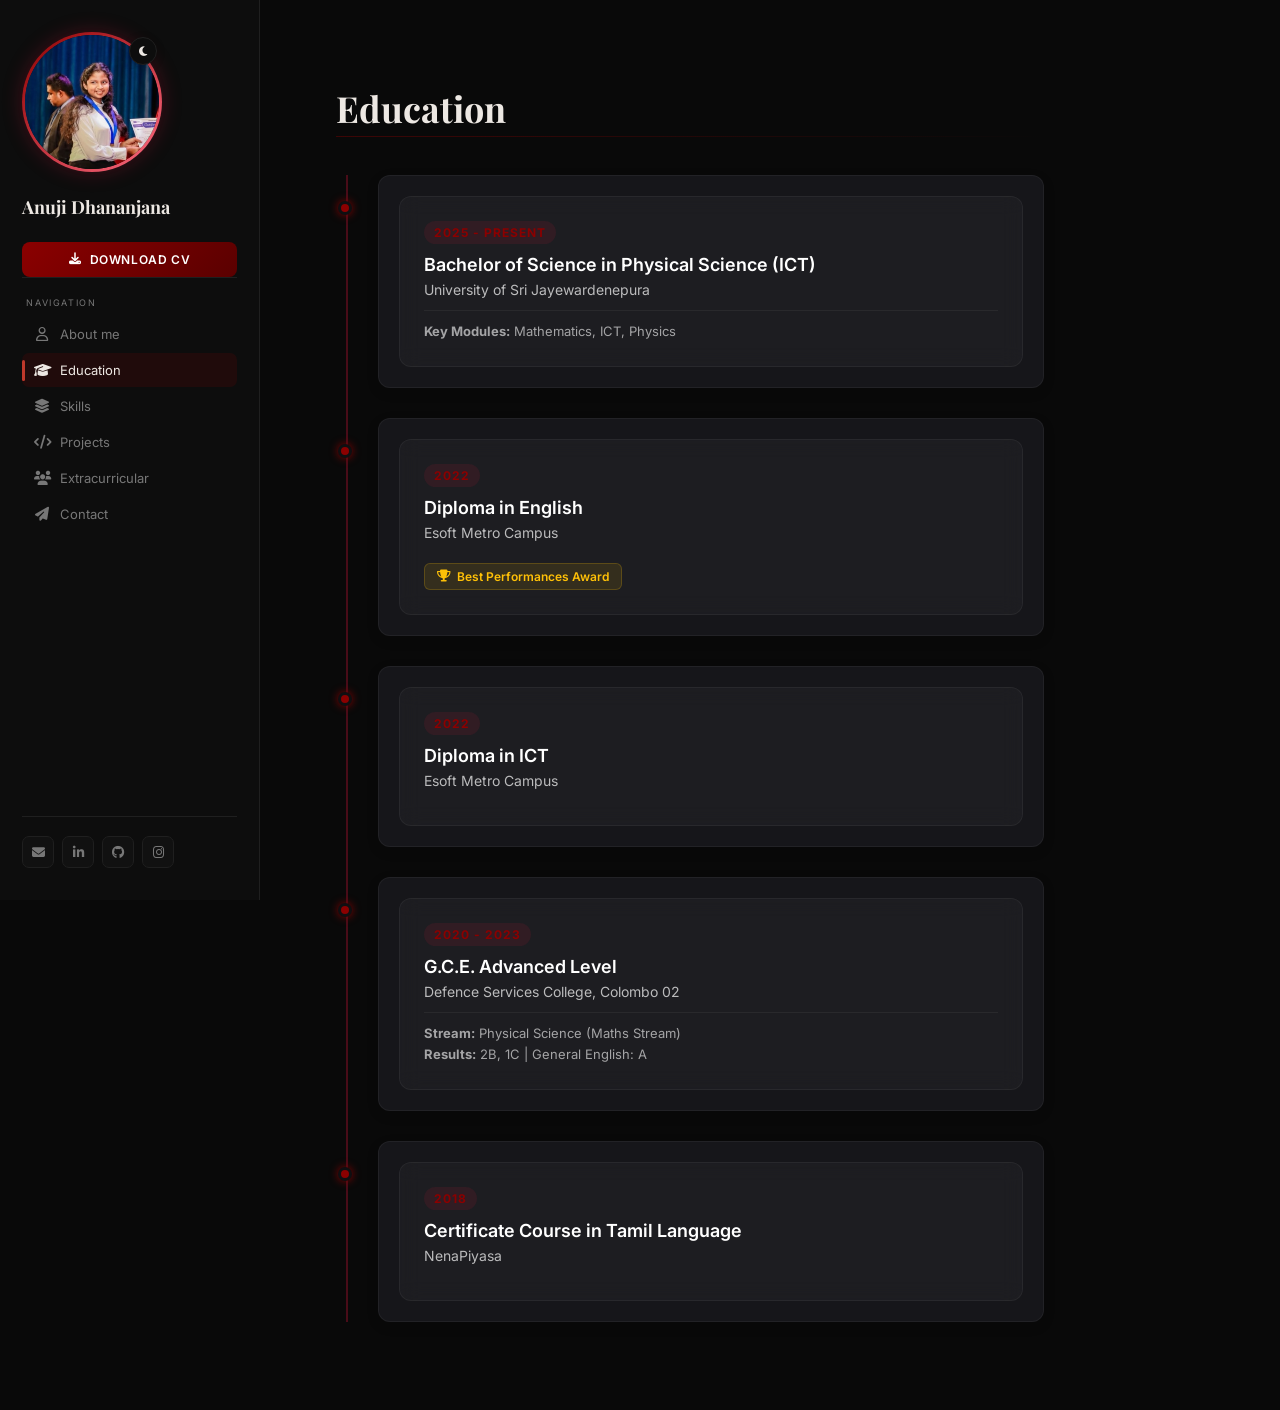
<file: education.html>
<!DOCTYPE html>
<html lang="en">
<head>
  <meta charset="UTF-8" />
  <meta name="viewport" content="width=device-width, initial-scale=1.0"/>
  <title>Education | Anuji Dhananjana</title>
  <link href="https://fonts.googleapis.com/css2?family=Playfair+Display:ital,wght@0,400;0,700;1,400&family=Inter:wght@300;400;500;600&display=swap" rel="stylesheet"/>
  <link rel="stylesheet" href="https://cdnjs.cloudflare.com/ajax/libs/font-awesome/6.5.0/css/all.min.css"/>
  <link rel="stylesheet" href="style.css" />
</head>
<body>

  <!-- Sidebar Component (හැම පිටුවකම එකම විදිහට තියෙනවා) -->
  <aside class="sidebar"></aside>

  <!-- Main Content Area -->
  <main>
    <section id="education" class="education-section">
      <h2 class="section-title">Education</h2>
      <div class="divider"></div> <!-- Divider එකක් අවශ්‍ය නම් විතරක් තියාගන්න -->
      
      <div class="education-timeline">
        
        <!-- University Section -->
        <div class="education-item">
          <div class="education-dot"></div>
          <div class="education-content">
            <span class="education-date">2025 - Present</span>
            <h3>Bachelor of Science in Physical Science (ICT)</h3>
            <h4>University of Sri Jayewardenepura</h4>
            <div class="education-details">
              <strong>Key Modules:</strong> Mathematics, ICT, Physics
            </div>
          </div>
        </div>

        <!-- Diploma in English -->
        <div class="education-item">
          <div class="education-dot"></div>
          <div class="education-content">
            <span class="education-date">2022</span>
            <h3>Diploma in English</h3>
            <h4>Esoft Metro Campus</h4>
            <div class="education-badge">
              <i class="fa-solid fa-trophy"></i> Best Performances Award
            </div>
          </div>
        </div>

        <!-- Diploma in ICT -->
        <div class="education-item">
          <div class="education-dot"></div>
          <div class="education-content">
            <span class="education-date">2022</span>
            <h3>Diploma in ICT</h3>
            <h4>Esoft Metro Campus</h4>
          </div>
        </div>

        <!-- Advanced Level Section -->
        <div class="education-item">
          <div class="education-dot"></div>
          <div class="education-content">
            <span class="education-date">2020 - 2023</span>
            <h3>G.C.E. Advanced Level</h3>
            <h4>Defence Services College, Colombo 02</h4>
            <div class="education-details">
              <strong>Stream:</strong> Physical Science (Maths Stream)<br>
              <strong>Results:</strong> 2B, 1C | General English: A
            </div>
          </div>
        </div>

        <!-- Tamil Language Course -->
        <div class="education-item">
          <div class="education-dot"></div>
          <div class="education-content">
            <span class="education-date">2018</span>
            <h3>Certificate Course in Tamil Language</h3>
            <h4>NenaPiyasa</h4>
          </div>
        </div>

      </div>
    </section>
  </main>

  <script src="script.js"></script>
</body>
</html>
</file>
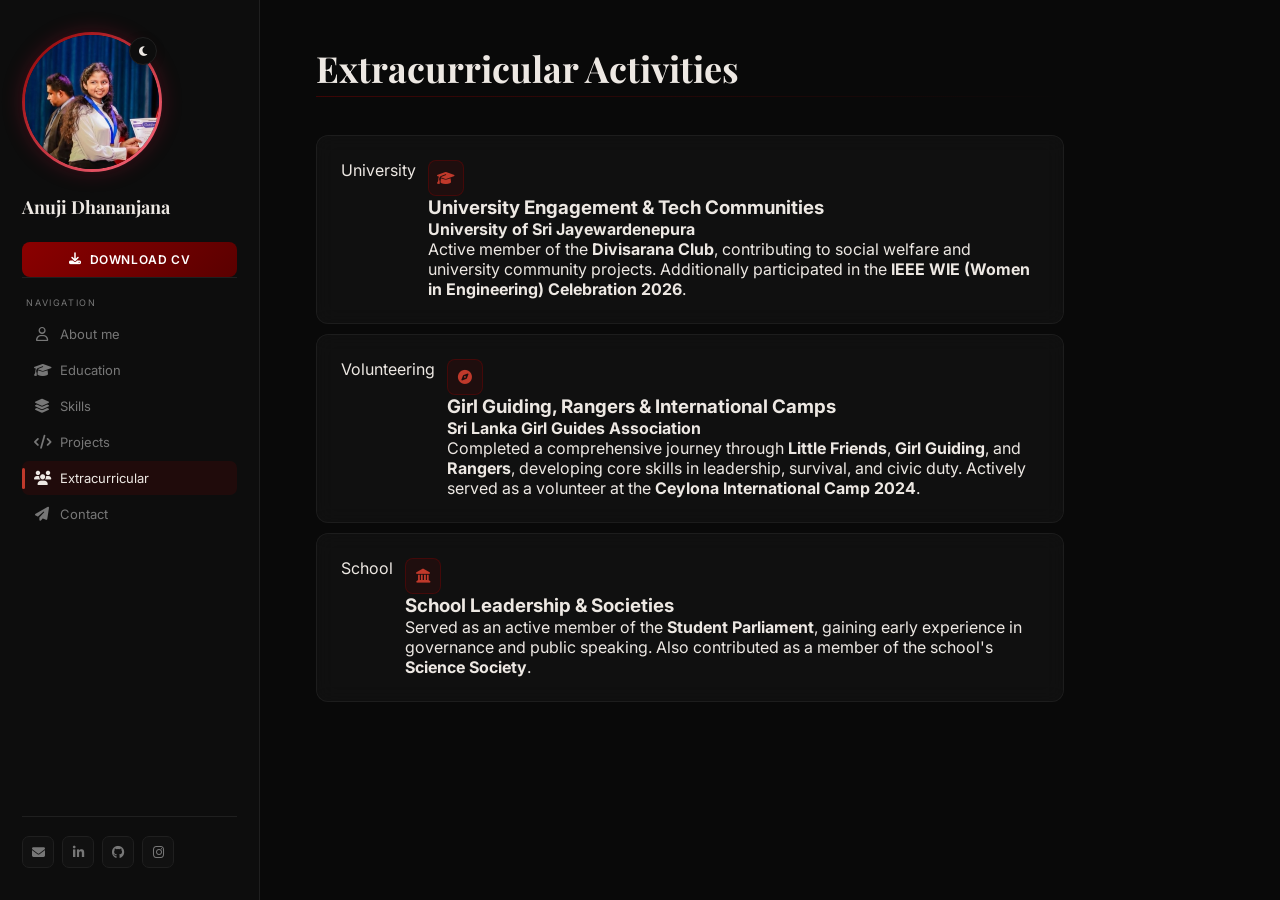
<file: extracurricular.html>
<!DOCTYPE html>
<html lang="en">
<head>
  <meta charset="UTF-8" />
  <meta name="viewport" content="width=device-width, initial-scale=1.0"/>
  <title>Extracurricular | Anuji Dhananjana</title>
  <link href="https://fonts.googleapis.com/css2?family=Playfair+Display:ital,wght@0,400;0,700;1,400&family=Inter:wght@300;400;500;600&display=swap" rel="stylesheet"/>
  <link rel="stylesheet" href="https://cdnjs.cloudflare.com/ajax/libs/font-awesome/6.5.0/css/all.min.css"/>
  <link rel="stylesheet" href="style.css" />
</head>
<body>

  <aside class="sidebar"></aside>
    
  <main>
    <section id="extracurricular" class="extra-section section active">
      <h2 class="section-title">Extracurricular Activities</h2>
      <div class="divider"></div>
      
      <div class="extra-timeline">
        
        <div class="extra-card">
          <div class="extra-badge">University</div>
          <div class="extra-content">
            <div class="extra-icon"><i class="fa-solid fa-graduation-cap"></i></div>
            <h3>University Engagement & Tech Communities</h3>
            <h4>University of Sri Jayewardenepura</h4>
            <p>Active member of the <strong>Divisarana Club</strong>, contributing to social welfare and university community projects. Additionally participated in the <strong>IEEE WIE (Women in Engineering) Celebration 2026</strong>.</p>
          </div>
        </div>

        <div class="extra-card">
          <div class="extra-badge">Volunteering</div>
          <div class="extra-content">
            <div class="extra-icon"><i class="fa-solid fa-compass"></i></div>
            <h3>Girl Guiding, Rangers & International Camps</h3>
            <h4>Sri Lanka Girl Guides Association</h4>
            <p>Completed a comprehensive journey through <strong>Little Friends</strong>, <strong>Girl Guiding</strong>, and <strong>Rangers</strong>, developing core skills in leadership, survival, and civic duty. Actively served as a volunteer at the <strong>Ceylona International Camp 2024</strong>.</p>
          </div>
        </div>

        <div class="extra-card">
          <div class="extra-badge">School</div>
          <div class="extra-content">
            <div class="extra-icon"><i class="fa-solid fa-landmark"></i></div>
            <h3>School Leadership & Societies</h3>
            <p>Served as an active member of the <strong>Student Parliament</strong>, gaining early experience in governance and public speaking. Also contributed as a member of the school's <strong>Science Society</strong>.</p>
          </div>
        </div>

      </div>
    </section>
  </main>

  <script src="script.js"></script>
</body>
</html>
</file>
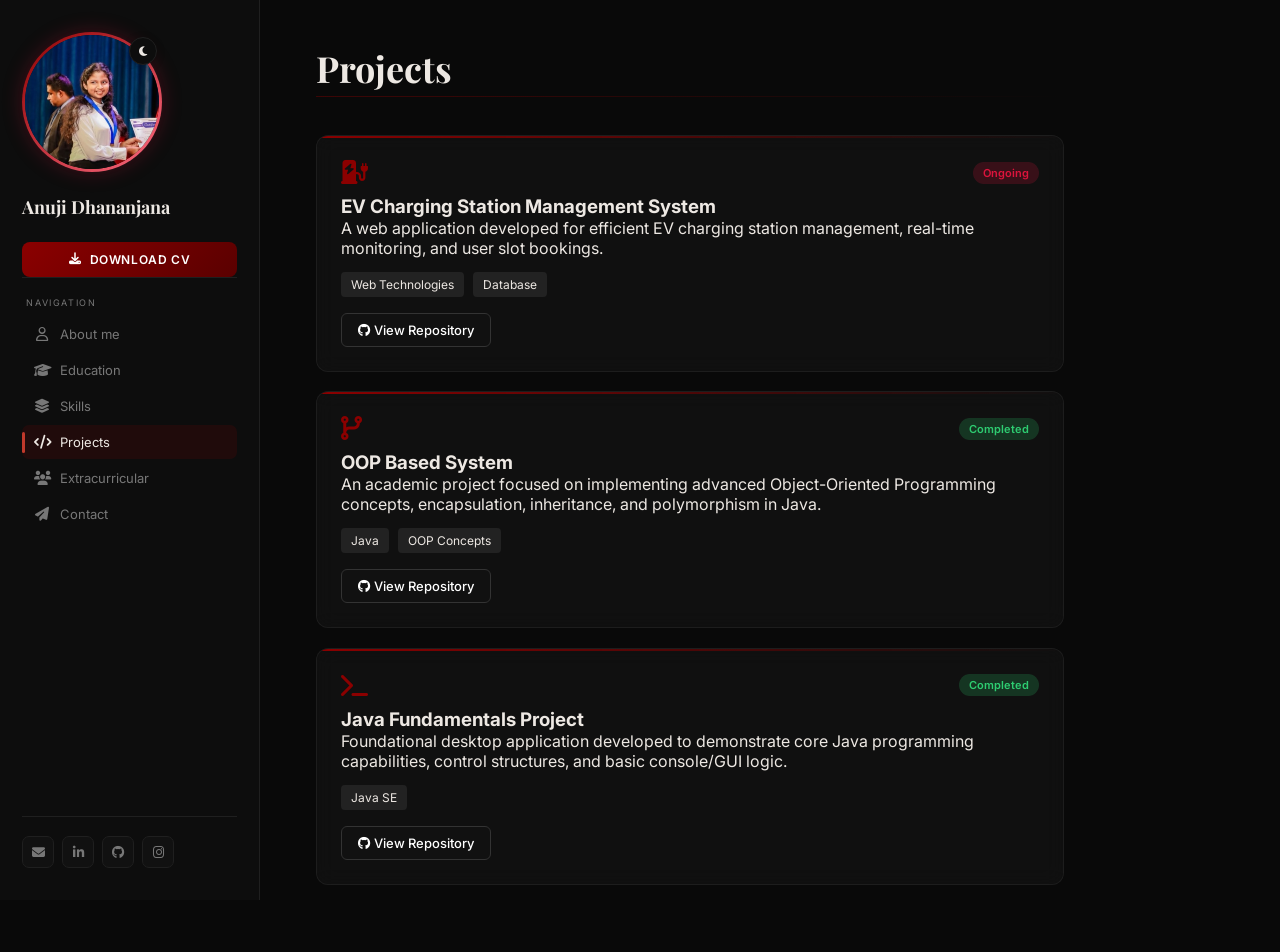
<file: projects.html>
<!DOCTYPE html>
<html lang="en">
<head>
  <meta charset="UTF-8" />
  <meta name="viewport" content="width=device-width, initial-scale=1.0"/>
  <title>Projects | Anuji Dhananjana</title>
  <link href="https://fonts.googleapis.com/css2?family=Playfair+Display:ital,wght@0,400;0,700;1,400&family=Inter:wght@300;400;500;600&display=swap" rel="stylesheet"/>
  <link rel="stylesheet" href="https://cdnjs.cloudflare.com/ajax/libs/font-awesome/6.5.0/css/all.min.css"/>
  <link rel="stylesheet" href="style.css" />
</head>
<body>

  <!-- Sidebar Component -->
  <aside class="sidebar"> </aside>

  <!-- Main Content Area -->
  <main>
    <section id="projects" class="projects-section section active">
      <h2 class="section-title">Projects</h2>
      <div class="divider"></div>
      
      <div class="projects-grid">
  <div class="project-card">
    <div class="project-content">
      <div class="project-header" style="display: flex; justify-content: space-between; align-items: center; margin-bottom: 10px;">
        <div class="project-icon"><i class="fa-solid fa-charging-station" style="font-size: 24px; color: var(--crimson, #dc143c);"></i></div>
        <span class="status-badge" style="background: rgba(220, 20, 60, 0.2); color: #dc143c; padding: 4px 10px; border-radius: 20px; font-size: 11px; font-weight: 600;">Ongoing</span>
      </div>
      <h3>EV Charging Station Management System</h3>
      <p>A web application developed for efficient EV charging station management, real-time monitoring, and user slot bookings.</p>
      
      <div class="project-tech" style="margin-top: 15px; margin-bottom: 20px;">
        <span style="background: #222; padding: 5px 10px; border-radius: 4px; font-size: 12px; margin-right: 5px;">Web Technologies</span>
        <span style="background: #222; padding: 5px 10px; border-radius: 4px; font-size: 12px;">Database</span>
      </div>
      
      <a href="https://github.com/anujidhananjana67-tech" target="_blank" class="repo-btn" style="display: inline-block; text-decoration: none; color: #fff; background: #111; border: 1px solid #333; padding: 8px 16px; border-radius: 6px; font-size: 13px; font-weight: 500; transition: all 0.3s;">
        <i class="fa-brands fa-github"></i> View Repository
      </a>
    </div>
  </div>

  <div class="project-card">
    <div class="project-content">
      <div class="project-header" style="display: flex; justify-content: space-between; align-items: center; margin-bottom: 10px;">
        <div class="project-icon"><i class="fa-solid fa-code-branch" style="font-size: 24px; color: var(--crimson, #dc143c);"></i></div>
        <span class="status-badge" style="background: rgba(46, 204, 113, 0.2); color: #2ecc71; padding: 4px 10px; border-radius: 20px; font-size: 11px; font-weight: 600;">Completed</span>
      </div>
      <h3>OOP Based System</h3>
      <p>An academic project focused on implementing advanced Object-Oriented Programming concepts, encapsulation, inheritance, and polymorphism in Java.</p>
      
      <div class="project-tech" style="margin-top: 15px; margin-bottom: 20px;">
        <span style="background: #222; padding: 5px 10px; border-radius: 4px; font-size: 12px; margin-right: 5px;">Java</span>
        <span style="background: #222; padding: 5px 10px; border-radius: 4px; font-size: 12px;">OOP Concepts</span>
      </div>
      
      <a href="https://github.com/anujidhananjana67-tech" target="_blank" class="repo-btn" style="display: inline-block; text-decoration: none; color: #fff; background: #111; border: 1px solid #333; padding: 8px 16px; border-radius: 6px; font-size: 13px; font-weight: 500; transition: all 0.3s;">
        <i class="fa-brands fa-github"></i> View Repository
      </a>
    </div>
  </div>

  <div class="project-card">
    <div class="project-content">
      <div class="project-header" style="display: flex; justify-content: space-between; align-items: center; margin-bottom: 10px;">
        <div class="project-icon"><i class="fa-solid fa-terminal" style="font-size: 24px; color: var(--crimson, #dc143c);"></i></div>
        <span class="status-badge" style="background: rgba(46, 204, 113, 0.2); color: #2ecc71; padding: 4px 10px; border-radius: 20px; font-size: 11px; font-weight: 600;">Completed</span>
      </div>
      <h3>Java Fundamentals Project</h3>
      <p>Foundational desktop application developed to demonstrate core Java programming capabilities, control structures, and basic console/GUI logic.</p>
      
      <div class="project-tech" style="margin-top: 15px; margin-bottom: 20px;">
        <span style="background: #222; padding: 5px 10px; border-radius: 4px; font-size: 12px;">Java SE</span>
      </div>
      
      <a href="https://github.com/anujidhananjana67-tech" target="_blank" class="repo-btn" style="display: inline-block; text-decoration: none; color: #fff; background: #111; border: 1px solid #333; padding: 8px 16px; border-radius: 6px; font-size: 13px; font-weight: 500; transition: all 0.3s;">
        <i class="fa-brands fa-github"></i> View Repository
      </a>
    </div>
  </div>
</div>
    </section>
  </main>

  <script src="script.js"></script>
</body>
</html>
</file>
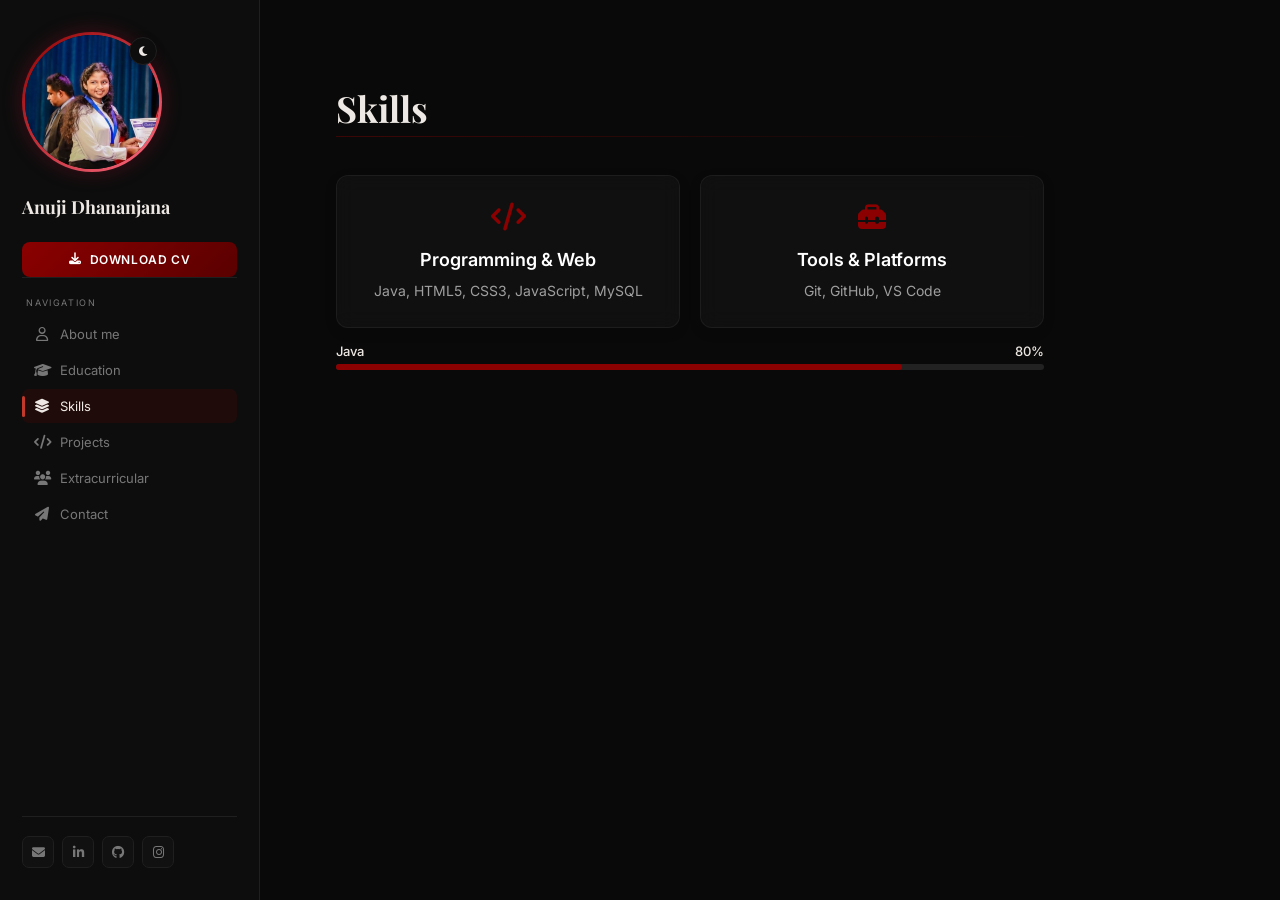
<file: skills.html>
<!DOCTYPE html>
<html lang="en">
<head>
  <meta charset="UTF-8" />
  <meta name="viewport" content="width=device-width, initial-scale=1.0"/>
  <title>Skills | Anuji Dhananjana</title>
  <link href="https://fonts.googleapis.com/css2?family=Playfair+Display:ital,wght@0,400;0,700;1,400&family=Inter:wght@300;400;500;600&display=swap" rel="stylesheet"/>
  <link rel="stylesheet" href="https://cdnjs.cloudflare.com/ajax/libs/font-awesome/6.5.0/css/all.min.css"/>
  <link rel="stylesheet" href="style.css" />
</head>
<body>

  <!-- JavaScript එකෙන් dynamic ලෙස මෙතනට sidebar එක load වේ -->
  <aside class="sidebar"></aside>

  <!-- Main Content Area -->
  <main>
    <section id="skills" class="skills-section section active">
      <h2 class="section-title">Skills</h2>
      <div class="divider"></div>
      
      <div class="skills-grid">
        <!-- Category 1: Tech & Web -->
        <div class="skills-card">
          <div class="skills-icon"><i class="fa-solid fa-code"></i></div>
          <h3>Programming & Web</h3>
          <p>Java, HTML5, CSS3, JavaScript, MySQL</p>
        </div>

        <!-- Category 2: Tools & Platforms -->
        <div class="skills-card">
          <div class="skills-icon"><i class="fa-solid fa-toolbox"></i></div>
          <h3>Tools & Platforms</h3>
          <p>Git, GitHub, VS Code</p>
        </div>
      </div>

      <!-- Progress bar එක පිළිවෙලකට section එක ඇතුළටම ගත්තා -->
      <div class="skill-progress-bar">
        <div class="skill-name">Java <span class="percentage">80%</span></div>
        <div class="progress-line" style="--width: 80%;"></div>
      </div>
    </section>
  </main>
  
  <!-- Script එක body එක ඇතුළේ අන්තිමටම තිබිය යුතුයි -->
  <script src="script.js"></script>
</body>
</html>
</file>
<file: style.css>
*, *::before, *::after { margin: 0; padding: 0; box-sizing: border-box; }

/* ── THEME VARIABLES ── */
:root {
  --crimson: #8B0000;
  --crimson-mid: #A80000;
  --crimson-light: #C0392B;
  --crimson-glow: rgba(139,0,0,0.15);
  
  /* Dark Mode Defaults */
  --black: #090909;
  --sidebar-bg: #0d0d0d;
  --card: #111111;
  --card2: #161616;
  --border: #1f1f1f;
  --border-red: rgba(139,0,0,0.35);
  --text: #EDE8E3;
  --text-muted: #777;
  --text-accent: #D4AAAA;
  --chip-dark-bg: #191919;
  --chip-dark-border: #272727;
  --chip-dark-text: #888;
  
  --nav-w: 260px;
}

/* Light Mode Overrides */
[data-theme="light"] {
  --black: #f7f5f3;
  --sidebar-bg: #ffffff;
  --card: #ffffff;
  --card2: #fdfdfd;
  --border: #e2deda;
  --border-red: rgba(139,0,0,0.2);
  --text: #222222;
  --text-muted: #666666;
  --text-accent: #5c3a3a;
  --crimson-glow: rgba(139,0,0,0.08);
  --chip-dark-bg: #eaeaea;
  --chip-dark-border: #d0d0d0;
  --chip-dark-text: #555;
}

html { scroll-behavior: smooth; }

body {
  background: var(--black);
  color: var(--text);
  font-family: 'Inter', sans-serif;
  display: flex;
  min-height: 100vh;
  transition: background 0.3s, color 0.3s;
}

/* ── SIDEBAR ── */
.sidebar {
  width: var(--nav-w);
  position: fixed;
  top: 0; left: 0; bottom: 0;
  background: var(--sidebar-bg);
  border-right: 1px solid var(--border);
  display: flex;
  flex-direction: column;
  padding: 2rem 1.4rem;
  z-index: 100;
  transition: background 0.3s, border-color 0.3s;
  overflow-y: auto;
}

.theme-toggle-wrap {
  display: flex;
  justify-content: flex-end;
  margin-bottom: 1rem;
}

.theme-btn {
  position: absolute;
  top: 5px; right: 5px;     
  z-index: 10;
  width: 28px;              
  height: 28px;             
  border-radius: 50%;       
  background: var(--sidebar-bg);
  border: 1px solid var(--border);
  color: var(--text);
  cursor: pointer;
  display: flex;
  align-items: center;
  justify-content: center;
  font-size: 11px;
  transition: all 0.2s ease;
  box-shadow: 0 2px 8px rgba(0,0,0,0.2); 
}

.theme-btn:hover {
  border-color: var(--crimson-light);
  transform: scale(1.05);   
}

.profile-container {
  position: relative;
  width: 140px;
  height: 140px;
  margin-bottom: 1.5rem;
}

.sidebar-profile-img {
  width: 100%;
  height: 100%;
  border-radius: 50%;
  object-fit: cover;
  border: 2px solid var(--crimson);
  background: #222;
  display: block;
}

.sidebar-name {
  font-family: 'Playfair Display', serif;
  font-size: 18px; font-weight: 700;
  color: var(--text); line-height: 1.25;
  margin-bottom: 4px;
}

.sidebar-role {
  font-size: 11px; color: var(--crimson-light);
  letter-spacing: 0.1em; text-transform: uppercase;
  margin-bottom: 1.5rem;
}

.nav-divider {
  height: 1px; background: var(--border);
  margin-bottom: 1.2rem;
}

.nav-label {
  font-size: 9px; letter-spacing: 0.18em;
  text-transform: uppercase; color: var(--text-muted);
  margin-bottom: 0.6rem; padding-left: 4px;
}

nav { flex: 1; }

nav a {
  display: flex; align-items: center; gap: 10px;
  padding: 9px 12px; border-radius: 7px;
  text-decoration: none; color: var(--text-muted);
  font-size: 13px; font-weight: 400;
  margin-bottom: 2px;
  transition: background 0.18s, color 0.18s;
  position: relative;
}

nav a i { font-size: 14px; width: 16px; text-align: center; }

nav a:hover, nav a.active {
  background: var(--crimson-glow);
  color: var(--text);
}

nav a.active::before {
  content: '';
  position: absolute; left: 0; top: 20%; bottom: 20%;
  width: 3px; border-radius: 2px;
  background: var(--crimson-light);
}

.cv-download-btn {
  display: flex;
  align-items: center;
  justify-content: center;
  gap: 8px;
  background: linear-gradient(135deg, var(--crimson) 0%, #5a0000 100%);
  color: #ffffff;
  text-decoration: none;
  padding: 10px;
  border-radius: 8px;
  font-size: 12px;
  font-weight: 600;
  letter-spacing: 0.05em;
  text-transform: uppercase;
  margin-top: 1.2rem;
  transition: opacity 0.2s;
}
.cv-download-btn:hover {
  opacity: 0.9;
}

.sidebar-social {
  display: flex; gap: 8px; flex-wrap: wrap;
  margin-top: 1.2rem; padding-top: 1.2rem;
  border-top: 1px solid var(--border);
}

.sidebar-social a {
  width: 32px; height: 32px;
  background: var(--card); border: 1px solid var(--border);
  border-radius: 7px;
  display: flex; align-items: center; justify-content: center;
  color: var(--text-muted); font-size: 13px;
  text-decoration: none;
  transition: border-color 0.18s, color 0.18s, background 0.3s;
}

.sidebar-social a:hover { border-color: var(--border-red); color: var(--crimson-light); }

/* ── MAIN ── */
main {
  margin-left: var(--nav-w);
  flex: 1;
  padding: 3rem 3.5rem;
  max-width: 860px;
  transition: padding 0.3s;
}

/* ── SECTION BASE ── */
.section, 
.education-section, 
.skills-section, 
.projects-section, 
.extra-section { 
  display: block !important; 
}
.section-eyebrow {
  font-size: 10px; letter-spacing: 0.22em;
  text-transform: uppercase; color: var(--crimson-light);
  margin-bottom: 0.5rem; font-weight: 600;
}

.section-title {
  font-family: 'Playfair Display', serif;
  font-size: 36px; font-weight: 700; color: var(--text);
  line-height: 1.15; margin-bottom: 0.4rem;
}

.section-title em { color: var(--crimson-light); font-style: normal; }

.section-sub {
  font-size: 14px; color: var(--text-muted);
  margin-bottom: 2.4rem; font-weight: 300;
}

.divider {
  height: 1px;
  background: linear-gradient(to right, var(--crimson), transparent);
  margin-bottom: 2.4rem;
  opacity: 0.4;
}

/* ── ABOUT ── */
.about-intro {
  font-size: 15px; line-height: 1.85;
  color: var(--text-accent);
  border-left: 2px solid var(--crimson);
  padding-left: 1.2rem;
  margin-bottom: 2rem;
  font-weight: 300;
}

.about-grid {
  display: grid;
  grid-template-columns: 1fr 1fr 1fr;
  gap: 12px; margin-bottom: 2rem;
}

.about-card {
  background: var(--card); border: 1px solid var(--border);
  border-radius: 10px; padding: 1rem 1.2rem;
  transition: background 0.3s, border-color 0.3s;
}

.about-card .lbl {
  font-size: 10px; letter-spacing: 0.14em;
  text-transform: uppercase; color: var(--text-muted);
  margin-bottom: 5px;
}

.about-card .val {
  font-size: 13px; color: var(--text); font-weight: 500;
}


/* --- EDUCATION SECTION STYLING --- */
.education-section {
  padding: 40px 20px;
  max-width: 800px;
  margin: 0 auto;
}

.education-timeline {
  position: relative;
  border-left: 2px solid rgba(220, 20, 60, 0.3); 
  padding-left: 30px;
  margin-left: 10px;
  display: flex;
  flex-direction: column;
  gap: 30px; 
}

.education-item {
  position: relative;
  background: #16161a; 
  padding: 20px;
  border-radius: 12px;
  border: 1px solid rgba(255, 255, 255, 0.05);
  box-shadow: 0 4px 12px rgba(0, 0, 0, 0.15);
  transition: all 0.3s ease;
}

.education-item:hover {
  transform: translateY(-3px);
  border-color: rgba(220, 20, 60, 0.4);
  box-shadow: 0 6px 20px rgba(220, 20, 60, 0.1);
}

.education-dot {
  position: absolute;
  left: -41px; 
  top: 25px;
  width: 14px;
  height: 14px;
  border-radius: 50%;
  background: var(--crimson, #dc143c);
  border: 3px solid #0f0f11; 
  box-shadow: 0 0 8px var(--crimson, #dc143c);
}

.education-date {
  display: inline-block;
  font-size: 12px;
  font-weight: 700;
  color: var(--crimson, #dc143c);
  background: rgba(220, 20, 60, 0.1);
  padding: 4px 10px;
  border-radius: 20px;
  margin-bottom: 10px;
  text-transform: uppercase;
  letter-spacing: 1px;
}

/* Degree/Diploma Titles */
.education-content h3 {
  font-size: 18px;
  color: #ffffff;
  margin: 0 0 6px 0;
  font-weight: 600;
}

/* University/School Names */
.education-content h4 {
  font-size: 14px;
  color: rgba(255, 255, 255, 0.7);
  margin: 0 0 12px 0;
  font-weight: 400;
}

.education-details {
  margin-top: 10px;
  font-size: 13px;
  color: rgba(255, 255, 255, 0.6);
  line-height: 1.6;
  border-top: 1px solid rgba(255, 255, 255, 0.05);
  padding-top: 10px;
}

/* Best Performance Trophy Badge */
.education-badge {
  display: inline-flex;
  align-items: center;
  gap: 6px;
  background: rgba(255, 193, 7, 0.1); /* Gold/Yellow background */
  color: #ffc107;
  padding: 5px 12px;
  border-radius: 6px;
  font-size: 12px;
  font-weight: 600;
  margin-top: 10px;
  border: 1px solid rgba(255, 193, 7, 0.2);
}


.subject-chips { display: flex; gap: 8px; flex-wrap: wrap; margin-top: 1rem; }

.chip {
  padding: 5px 13px; border-radius: 20px;
  font-size: 12px; font-weight: 500;
}

.chip.red { background: rgba(139,0,0,0.15); border: 1px solid var(--border-red); color: var(--crimson-light); }
.chip.dark { background: var(--chip-dark-bg); border: 1px solid var(--chip-dark-border); color: var(--chip-dark-text); }

/* ── SKILLS ── */
.skills-section {
  padding: 40px 20px;
  max-width: 900px;
  margin: 0 auto;
}

.skills-grid {
  display: grid;
  grid-template-columns: repeat(auto-fit, minmax(250px, 1fr));
  gap: 20px;
  margin-top: 25px;
}

.skills-card {
  background: #16161a;
  padding: 25px;
  border-radius: 12px;
  border: 1px solid rgba(255, 255, 255, 0.05);
  text-align: center;
  box-shadow: 0 4px 12px rgba(0, 0, 0, 0.15);
  transition: all 0.3s ease;
}

.skills-card:hover {
  transform: translateY(-5px);
  border-color: rgba(220, 20, 60, 0.4);
  box-shadow: 0 6px 20px rgba(220, 20, 60, 0.1);
}

.skills-icon {
  font-size: 28px;
  color: var(--crimson, #dc143c);
  margin-bottom: 15px;
}

.skills-card h3 {
  font-size: 18px;
  color: #ffffff;
  margin-bottom: 10px;
  font-weight: 600;
}

.skills-card p {
  font-size: 14px;
  color: rgba(255, 255, 255, 0.6);
  line-height: 1.6;
}
.skill-name { font-size: 13px; font-weight: 500; color: var(--text); margin-bottom: 3px; }
.skill-desc { font-size: 11px; color: var(--text-muted); line-height: 1.5; }

.skill-bar-wrap { margin-top: 6px; height: 3px; background: var(--border); border-radius: 2px; }
.skill-bar { height: 3px; border-radius: 2px; background: linear-gradient(to right, var(--crimson), var(--crimson-light)); }

/* ── PROJECTS ── */
.project-card {
  background: var(--card); border: 1px solid var(--border);
  border-radius: 12px; padding: 1.5rem 1.7rem;
  margin-bottom: 1.2rem;
  position: relative; overflow: hidden;
  transition: background 0.3s, border-color 0.3s;
}

.project-card::before {
  content: '';
  position: absolute; top: 0; left: 0; right: 0; height: 2px;
  background: linear-gradient(to right, var(--crimson), transparent);
}

.project-tag {
  display: inline-block;
  padding: 3px 9px; border-radius: 20px;
  font-size: 10px; letter-spacing: 0.08em;
  background: rgba(139,0,0,0.12);
  border: 1px solid var(--border-red);
  color: var(--crimson-light);
  margin-bottom: 10px; text-transform: uppercase;
}

.project-name { font-size: 16px; font-weight: 600; color: var(--text); margin-bottom: 6px; }
.project-desc { font-size: 13px; color: var(--text-muted); line-height: 1.65; margin-bottom: 12px; }

.project-techs { display: flex; gap: 6px; flex-wrap: wrap; }
.tech-pill {
  padding: 3px 10px; border-radius: 5px;
  background: var(--chip-dark-bg); border: 1px solid var(--chip-dark-border);
  font-size: 11px; color: var(--text-muted);
}

/* ── EXTRACURRICULAR ── */
.extra-card {
  background: var(--card); border: 1px solid var(--border);
  border-radius: 10px; padding: 1.2rem 1.4rem;
  margin-bottom: 10px;
  display: flex; gap: 12px; align-items: flex-start;
  transition: background 0.3s, border-color 0.3s;
}

.extra-icon {
  width: 36px; height: 36px; flex-shrink: 0;
  border-radius: 8px; background: rgba(139,0,0,0.12);
  border: 1px solid var(--border-red);
  display: flex; align-items: center; justify-content: center;
  color: var(--crimson-light); font-size: 14px;
}

.extra-title { font-size: 14px; font-weight: 500; color: var(--text); margin-bottom: 3px; }
.extra-sub { font-size: 12px; color: var(--text-muted); line-height: 1.55; }

/* ── CONTACT ── */
.contact-grid { display: grid; grid-template-columns: 1fr 1fr; gap: 12px; margin-bottom: 2rem; }

.contact-card {
  background: var(--card); border: 1px solid var(--border);
  border-radius: 10px; padding: 1.1rem 1.3rem;
  display: flex; gap: 12px; align-items: center;
  text-decoration: none;
  transition: border-color 0.2s, background 0.3s;
}

.contact-card:hover { border-color: var(--border-red); }

.contact-icon {
  width: 36px; height: 36px; flex-shrink: 0;
  border-radius: 8px; background: rgba(139,0,0,0.15);
  border: 1px solid var(--border-red);
  display: flex; align-items: center; justify-content: center;
  color: var(--crimson-light); font-size: 14px;
}

.contact-label { font-size: 10px; text-transform: uppercase; letter-spacing: 0.1em; color: var(--text-muted); margin-bottom: 3px; }
.contact-value { font-size: 13px; color: var(--text); font-weight: 500; }

.contact-msg {
  background: var(--card2); border: 1px solid var(--border);
  border-radius: 12px; padding: 1.6rem 1.8rem;
  text-align: center;
  transition: background 0.3s, border-color 0.3s;
}

.contact-msg p { font-size: 14px; color: var(--text-muted); line-height: 1.75; }
.contact-msg strong { color: var(--text); }

/* --- CONTACT SECTION STYLING --- */
.contact-section {
  padding: 60px 20px;
  max-width: 800px;
  margin: 0 auto;
  text-align: center;
}

.contact-container {
  margin-top: 30px;
  display: flex;
  justify-content: center;
}

.contact-card {
  background: #16161a;
  padding: 40px 30px;
  border-radius: 12px;
  border: 1px solid rgba(255, 255, 255, 0.05);
  box-shadow: 0 4px 12px rgba(0, 0, 0, 0.15);
  max-width: 600px;
  width: 100%;
}

.contact-text {
  font-size: 15px;
  color: rgba(255, 255, 255, 0.7);
  line-height: 1.6;
  margin-bottom: 30px;
}

.contact-links {
  display: flex;
  flex-direction: column;
  gap: 15px;
  align-items: center;
}

.contact-item {
  display: flex;
  align-items: center;
  gap: 15px;
  text-decoration: none;
  color: #ffffff;
  background: rgba(255, 255, 255, 0.02);
  padding: 12px 20px;
  border-radius: 8px;
  border: 1px solid rgba(255, 255, 255, 0.05);
  width: 100%;
  max-width: 400px;
  transition: all 0.3s ease;
}

.contact-item:hover {
  border-color: rgba(220, 20, 60, 0.4);
  background: rgba(220, 20, 60, 0.05);
  transform: translateY(-2px);
}

.contact-icon {
  font-size: 20px;
  color: var(--crimson, #dc143c);
  display: flex;
  align-items: center;
  justify-content: center;
}

.contact-item span {
  font-size: 14px;
  font-weight: 500;
  word-break: break-all;
}

/* ── RESPONSIVE ── */
@media (max-width: 768px) {
  body { flex-direction: column; }
  .sidebar { width: 100%; position: relative; border-right: none; border-bottom: 1px solid var(--border); padding: 1.5rem; }
  main { margin-left: 0; padding: 2rem 1.2rem; }
  .about-grid { grid-template-columns: 1fr 1fr; }
  .skills-grid, .contact-grid, .lang-grid { grid-template-columns: 1fr; }
  .hobbies-grid { grid-template-columns: 1fr 1fr; }
}

main {
  animation: transitionIn 0.6s ease-in-out;
}

@keyframes transitionIn {
  from {
    opacity: 0;
    transform: translateY(15px); /* යට ඉඳන් සෙමෙන් උඩට එන්න */
  }
  to {
    opacity: 1;
    transform: translateY(0);
  }
}

.sidebar nav a {
  transition: all 0.3s ease; /* ස්මූත් වෙන්න */
}

.sidebar nav a:hover {
  color: var(--crimson-light);
  padding-left: 15px; /* හොවර් කරද්දී ලින්ක් එක පොඩ්ඩක් දකුණට මාරු වේ */
  background: rgba(220, 20, 60, 0.05); /* ලස්සන ලා රතු පසුබිමක් */
  border-radius: 6px;
}

.education-item, .project-card, .skills-card, .extra-card {
  transition: transform 0.3s cubic-bezier(0.25, 0.46, 0.45, 0.94), box-shadow 0.3s ease;
}

.education-item:hover, .project-card:hover, .skills-card:hover, .extra-card:hover {
  transform: translateY(-5px); /* කාඩ් එක පොඩ්ඩක් උඩට පාවෙනවා */
  box-shadow: 0 10px 20px rgba(0, 0, 0, 0.15); /* යටින් ලස්සන ෂැඩෝ එකක් වැටෙනවා */
}

/* Custom Scrollbar */
::-webkit-scrollbar {
  width: 8px;
}

::-webkit-scrollbar-track {
  background: #111; /* ඩාර්ක් පසුබිම */
}

::-webkit-scrollbar-thumb {
  background: var(--crimson, #dc143c);
  border-radius: 10px;
}

::-webkit-scrollbar-thumb:hover {
  background: var(--crimson-light);
}

/* Profile Image Premium Effect */
.sidebar-profile-img {
  border: 3px solid transparent;
  background: linear-gradient(#111, #111) padding-box,
              linear-gradient(135deg, var(--crimson, #dc143c), #ff6b81) border-box;
  box-shadow: 0 0 20px rgba(220, 20, 60, 0.25);
  transition: all 0.4s ease-in-out;
}

.sidebar-profile-img:hover {
  transform: scale(1.05) rotate(2deg);
  box-shadow: 0 0 30px rgba(220, 20, 60, 0.5);
}

/* Typography Upgrade */
.section-title em {
  background: linear-gradient(135deg, #ff4d6d, var(--crimson-light, #ff6b81));
  -webkit-background-clip: text;
  -webkit-text-fill-color: transparent;
  font-style: normal;
  font-weight: 700;
}

/* Cards Modernization */
.education-content, .project-card, .skills-card, .extra-card {
  background: rgba(255, 255, 255, 0.03) !important;
  backdrop-filter: blur(10px);
  -webkit-backdrop-filter: blur(10px);
  border: 1px solid rgba(255, 255, 255, 0.05) !important;
  border-radius: 12px;
  padding: 1.5rem;
}

/* Hover කරද්දී border එක crimson වෙන්න */
.education-item:hover .education-content, 
.project-card:hover, 
.skills-card:hover, 
.extra-card:hover {
  border-color: rgba(220, 20, 60, 0.4) !important;
}

/* Selection Color */
::selection {
  background: var(--crimson, #dc143c);
  color: #fff;
}

/* Typing effect for sub-title */
.section-sub {
  display: inline-block;
  white-space: nowrap;
  overflow: hidden;
  border-right: 2px solid var(--crimson-light); /* Cursor එක */
  animation: typing 3.5s steps(40, end), blink-caret 0.75s step-end infinite;
}

@keyframes typing {
  from { width: 0 }
  to { width: 100% }
}

@keyframes blink-caret {
  from, to { border-color: transparent }
  50% { border-color: var(--crimson-light); }
}

.cv-download-btn {
  position: relative;
  overflow: hidden;
  z-index: 1;
  transition: color 0.4s ease;
}

.cv-download-btn::before {
  content: '';
  position: absolute;
  top: 0; left: 0; width: 0; height: 100%;
  background: linear-gradient(135deg, #ff4d6d, var(--crimson));
  transition: width 0.4s ease;
  z-index: -1;
}

.cv-download-btn:hover::before {
  width: 100%;
}

.skill-progress-bar { margin: 15px 0; }
.skill-name { display: flex; justify-content: space-between; font-size: 13px; color: var(--text); }
.progress-line { 
  height: 6px; background: rgba(255,255,255,0.1); 
  border-radius: 10px; margin-top: 5px; position: relative;
}
.progress-line::after {
  content: ''; position: absolute; left: 0; top: 0; height: 100%;
  width: var(--width); background: var(--crimson); border-radius: 10px;
}

/* ── TECHNICAL SKILLS GRID ── */
.tech-skills-container {
  margin-top: 4rem;
}

.tech-grid {
  display: grid;
  grid-template-columns: repeat(auto-fill, minmax(130px, 1fr));
  gap: 1.5rem;
  margin-top: 2rem;
}

.tech-card {
  background: rgba(255, 255, 255, 0.02);
  border: 1px solid rgba(255, 255, 255, 0.05);
  border-radius: 12px;
  padding: 1.5rem 1rem;
  display: flex;
  flex-direction: column;
  align-items: center;
  justify-content: center;
  gap: 0.8rem;
  transition: all 0.3s cubic-bezier(0.25, 0.46, 0.45, 0.94);
  cursor: pointer;
}

.tech-card img {
  width: 45px;
  height: 45px;
  transition: transform 0.3s ease;
}

/* Light mode එකේදී GitHub icon එක පේන්න */
[data-theme="light"] .tech-card .github-icon {
  filter: invert(1);
}

.tech-card span {
  font-size: 14px;
  font-weight: 500;
  color: var(--text);
  letter-spacing: 0.5px;
}

/* Hover Effect - Screenshot (64).png එකේ වගේ Border Glow එකක් */
.tech-card:hover {
  transform: translateY(-5px);
  background: rgba(220, 20, 60, 0.03);
  border-color: rgba(220, 20, 60, 0.5); /* Crimson glow */
  box-shadow: 0 10px 25px rgba(220, 20, 60, 0.15);
}

.tech-card:hover img {
  transform: scale(1.1);
}

/* ── SITE FOOTER STYLES ── */
.site-footer {
  text-align: center;
  padding: 2rem 0;
  margin-top: 4rem;
  border-top: 1px solid rgba(255, 255, 255, 0.05);
}

.site-footer p {
  font-size: 13px;
  color: var(--text-muted, #888);
  letter-spacing: 0.5px;
  font-weight: 400;
  opacity: 0.8;
}


[data-theme="light"] .site-footer {
  border-top: 1px solid rgba(0, 0, 0, 0.05);
}

.contact-form-container input:focus, 
.contact-form-container textarea:focus {
    outline: none;
    border-color: var(--crimson, #dc143c) !important;
    box-shadow: 0 0 5px rgba(220, 20, 60, 0.3);
}

.contact-form-container button:hover {
    opacity: 0.9;
    transform: translateY(-2px);
    transition: all 0.2s ease;
}

.project-card {
    transition: transform 0.3s ease, box-shadow 0.3s ease;
    border: 1px solid #222;
}

.project-card:hover {
    transform: translateY(-5px);
    box-shadow: 0 10px 20px rgba(0, 0, 0, 0.3);
    border-color: var(--crimson, #dc143c);
}

.repo-btn:hover {
    background: var(--crimson, #dc143c) !important;
    border-color: var(--crimson, #dc143c) !important;
}
/* Page Transition Effects */
body {
    opacity: 0;
    transition: opacity 0.4s ease-in-out;
}

body.loaded {
    opacity: 1;
}

/* Main Content එක ඇතුළට එද්දී පොඩි slide-up effect එකක් දීම */
main {
    transform: translateY(10px);
    transition: transform 0.4s ease-in-out;
}

body.loaded main {
    transform: translateY(0);
}
</file>
